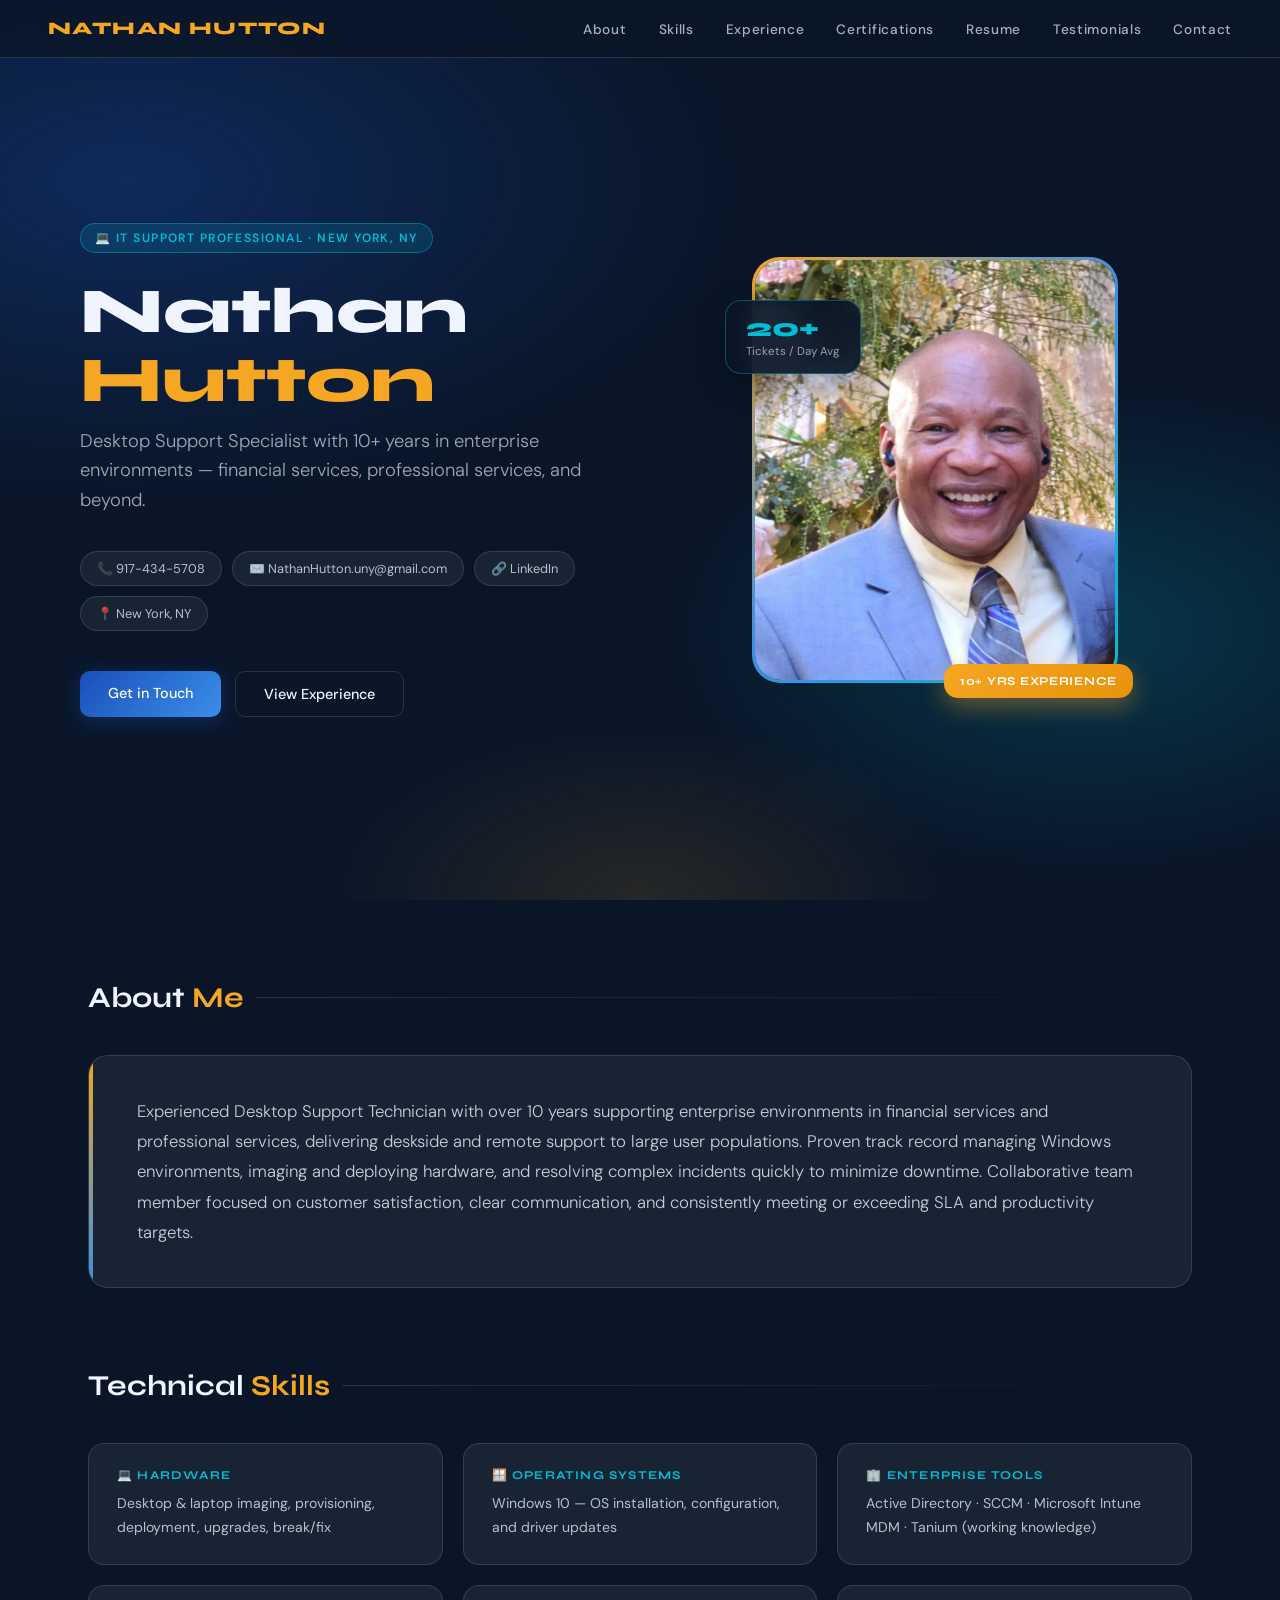
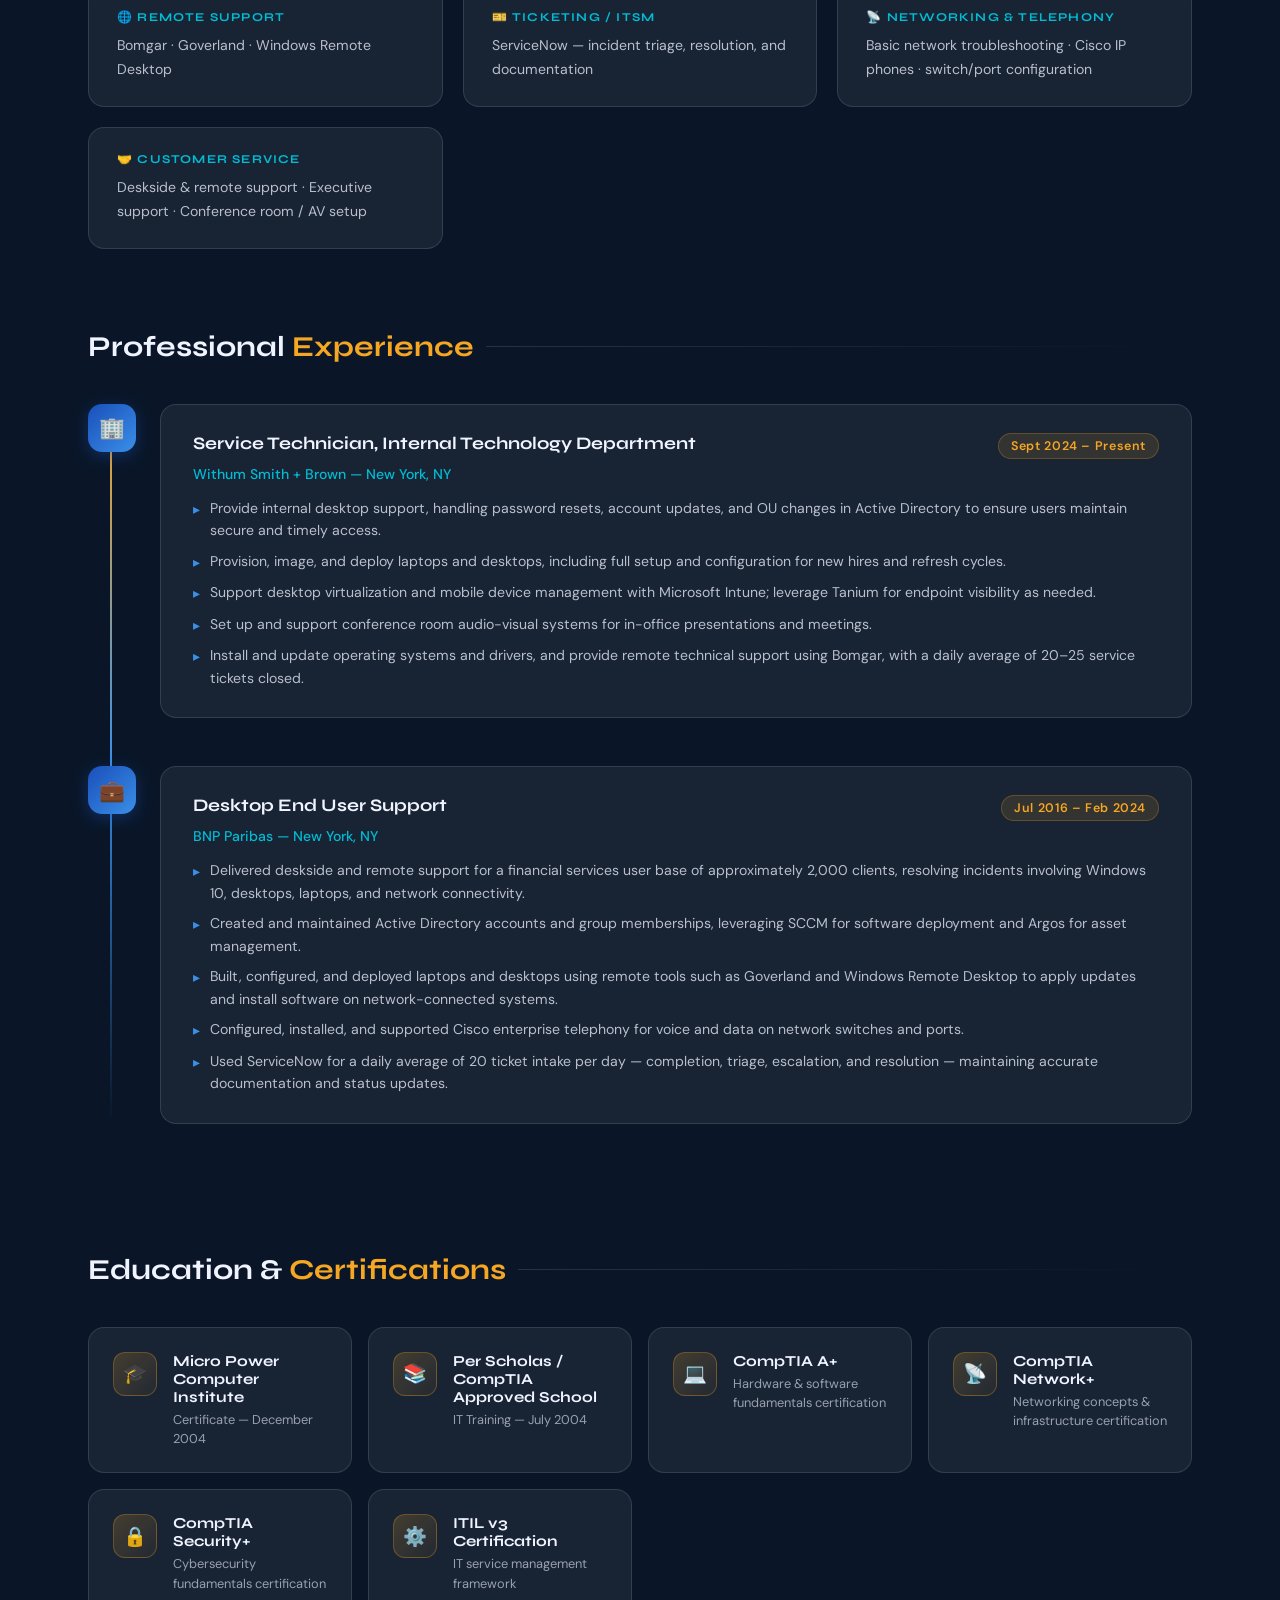
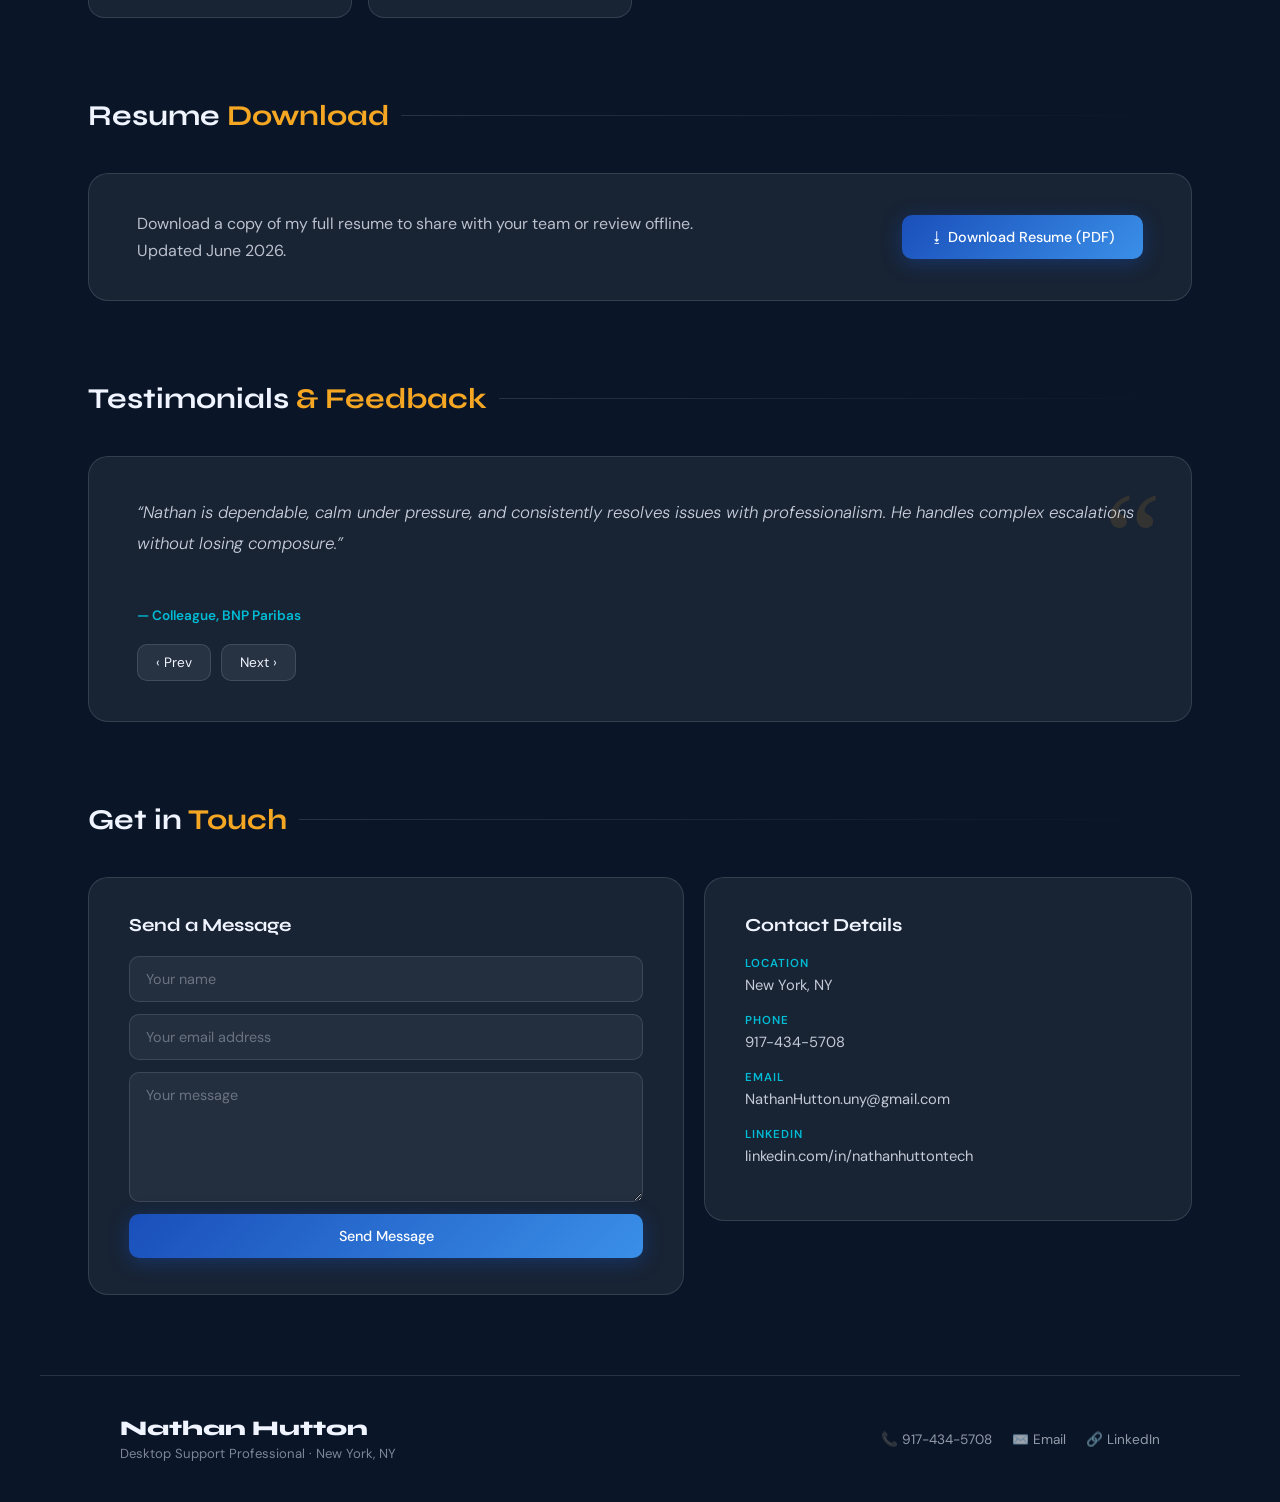
<file: nathan_hutton_website.html>
<!DOCTYPE html>
<html lang="en">
<head>
<meta charset="UTF-8">
<meta name="viewport" content="width=device-width, initial-scale=1.0">
<title>Nathan Hutton | IT Support Professional</title>
<link href="https://fonts.googleapis.com/css2?family=Syne:wght@400;600;700;800&family=DM+Sans:ital,wght@0,300;0,400;0,500;1,300&display=swap" rel="stylesheet">
<style>
  :root {
    --navy: #0a1628;
    --blue: #1a4fba;
    --sky: #3a8fe8;
    --gold: #f5a623;
    --teal: #00bcd4;
    --soft-white: #f0f4ff;
    --card-bg: rgba(255,255,255,0.06);
    --card-border: rgba(255,255,255,0.12);
  }
  * { margin: 0; padding: 0; box-sizing: border-box; }
  body {
    font-family: 'DM Sans', sans-serif;
    background: var(--navy);
    color: var(--soft-white);
    overflow-x: hidden;
    min-height: 100vh;
  }
  body::before {
    content: '';
    position: fixed;
    inset: 0;
    background:
      radial-gradient(ellipse 80% 60% at 10% 20%, rgba(26,79,186,0.35) 0%, transparent 60%),
      radial-gradient(ellipse 60% 50% at 85% 70%, rgba(0,188,212,0.2) 0%, transparent 55%),
      radial-gradient(ellipse 50% 40% at 50% 100%, rgba(245,166,35,0.12) 0%, transparent 50%);
    z-index: 0;
    pointer-events: none;
  }
  .page-wrapper { position: relative; z-index: 1; }

  nav {
    position: fixed;
    top: 0; left: 0; right: 0;
    display: flex;
    justify-content: space-between;
    align-items: center;
    padding: 18px 48px;
    background: rgba(10,22,40,0.82);
    backdrop-filter: blur(14px);
    border-bottom: 1px solid var(--card-border);
    z-index: 100;
  }
  .nav-logo {
    font-family: 'Syne', sans-serif;
    font-weight: 800;
    font-size: 1.1rem;
    letter-spacing: 0.08em;
    color: var(--gold);
    text-transform: uppercase;
  }
  .nav-links { display: flex; gap: 32px; list-style: none; }
  .nav-links a {
    color: rgba(240,244,255,0.7);
    text-decoration: none;
    font-size: 0.85rem;
    font-weight: 500;
    letter-spacing: 0.05em;
    transition: color 0.25s;
  }
  .nav-links a:hover { color: var(--teal); }

  .hero {
    min-height: 100vh;
    display: grid;
    grid-template-columns: 1fr 1fr;
    align-items: center;
    gap: 60px;
    padding: 120px 80px 80px;
    max-width: 1300px;
    margin: 0 auto;
  }
  .hero-text { animation: fadeUp 0.9s ease both; }
  .hero-tag {
    display: inline-block;
    background: rgba(0,188,212,0.15);
    border: 1px solid rgba(0,188,212,0.4);
    color: var(--teal);
    font-size: 0.75rem;
    font-weight: 600;
    letter-spacing: 0.12em;
    text-transform: uppercase;
    padding: 6px 14px;
    border-radius: 100px;
    margin-bottom: 24px;
  }
  .hero h1 {
    font-family: 'Syne', sans-serif;
    font-weight: 800;
    font-size: clamp(2.6rem, 5vw, 4.2rem);
    line-height: 1.08;
    margin-bottom: 12px;
  }
  .hero h1 span { color: var(--gold); }
  .hero-subtitle {
    font-size: 1.15rem;
    font-weight: 300;
    color: rgba(240,244,255,0.65);
    margin-bottom: 36px;
    line-height: 1.6;
  }
  .contact-pills { display: flex; flex-wrap: wrap; gap: 10px; margin-bottom: 40px; }
  .pill {
    display: flex;
    align-items: center;
    gap: 7px;
    background: var(--card-bg);
    border: 1px solid var(--card-border);
    border-radius: 100px;
    padding: 8px 16px;
    font-size: 0.8rem;
    color: rgba(240,244,255,0.75);
    text-decoration: none;
    transition: all 0.25s;
  }
  .pill:hover { border-color: var(--sky); color: #fff; background: rgba(58,143,232,0.15); }
  .cta-row { display: flex; gap: 14px; flex-wrap: wrap; }
  .btn-primary {
    background: linear-gradient(135deg, var(--blue), var(--sky));
    color: #fff;
    border: none;
    padding: 13px 28px;
    border-radius: 10px;
    font-family: 'DM Sans', sans-serif;
    font-size: 0.9rem;
    font-weight: 500;
    cursor: pointer;
    text-decoration: none;
    transition: transform 0.2s, box-shadow 0.2s;
    display: inline-block;
    box-shadow: 0 4px 20px rgba(26,79,186,0.4);
  }
  .btn-primary:hover { transform: translateY(-2px); box-shadow: 0 8px 30px rgba(26,79,186,0.5); }
  .btn-secondary {
    background: transparent;
    color: var(--soft-white);
    border: 1px solid var(--card-border);
    padding: 13px 28px;
    border-radius: 10px;
    font-family: 'DM Sans', sans-serif;
    font-size: 0.9rem;
    font-weight: 500;
    cursor: pointer;
    text-decoration: none;
    transition: all 0.25s;
    display: inline-block;
  }
  .btn-secondary:hover { border-color: var(--teal); color: var(--teal); }

  .hero-visual {
    display: flex;
    justify-content: center;
    align-items: center;
    animation: fadeUp 1s 0.2s ease both;
  }
  .photo-frame {
    position: relative;
    width: 360px;
    height: 420px;
  }
  .photo-frame::before {
    content: '';
    position: absolute;
    inset: -3px;
    border-radius: 28px;
    background: linear-gradient(135deg, var(--gold), var(--sky), var(--teal));
    z-index: 0;
  }
  .photo-inner {
    position: relative;
    z-index: 1;
    width: 100%;
    height: 100%;
    border-radius: 26px;
    overflow: hidden;
    background: var(--navy);
  }
  .photo-inner img {
    width: 100%;
    height: 100%;
    object-fit: cover;
    object-position: center top;
    display: block;
  }
  .photo-badge {
    position: absolute;
    bottom: -18px;
    right: -18px;
    background: linear-gradient(135deg, var(--gold), #e8930a);
    color: #fff;
    font-family: 'Syne', sans-serif;
    font-weight: 700;
    font-size: 0.75rem;
    padding: 10px 16px;
    border-radius: 14px;
    z-index: 2;
    box-shadow: 0 8px 24px rgba(245,166,35,0.4);
    letter-spacing: 0.06em;
    text-transform: uppercase;
  }
  .stats-float {
    position: absolute;
    left: -30px;
    top: 40px;
    background: rgba(10,22,40,0.92);
    border: 1px solid rgba(0,188,212,0.35);
    backdrop-filter: blur(12px);
    border-radius: 16px;
    padding: 14px 20px;
    z-index: 3;
    box-shadow: 0 8px 32px rgba(0,0,0,0.4);
  }
  .stat-num {
    font-family: 'Syne', sans-serif;
    font-size: 1.6rem;
    font-weight: 800;
    color: var(--teal);
    line-height: 1;
  }
  .stat-label { font-size: 0.72rem; color: rgba(240,244,255,0.6); margin-top: 3px; }

  .section { max-width: 1200px; margin: 0 auto; padding: 80px 48px; }
  .section-label { display: flex; align-items: center; gap: 12px; margin-bottom: 40px; }
  .section-label .line { flex: 1; height: 1px; background: linear-gradient(90deg, var(--card-border), transparent); }
  .section-label h2 { font-family: 'Syne', sans-serif; font-size: 1.8rem; font-weight: 700; white-space: nowrap; }
  .section-label h2 span { color: var(--gold); }

  .summary-card {
    background: var(--card-bg);
    border: 1px solid var(--card-border);
    border-radius: 20px;
    padding: 40px 48px;
    position: relative;
    overflow: hidden;
  }
  .summary-card::before {
    content: '';
    position: absolute;
    top: 0; left: 0;
    width: 4px; height: 100%;
    background: linear-gradient(180deg, var(--gold), var(--sky));
    border-radius: 4px 0 0 4px;
  }
  .summary-card p { font-size: 1.05rem; line-height: 1.8; color: rgba(240,244,255,0.82); font-weight: 300; }

  .skills-grid { display: grid; grid-template-columns: repeat(auto-fit, minmax(300px, 1fr)); gap: 20px; }
  .skill-card {
    background: var(--card-bg);
    border: 1px solid var(--card-border);
    border-radius: 16px;
    padding: 24px 28px;
    transition: all 0.3s;
  }
  .skill-card:hover {
    border-color: rgba(58,143,232,0.5);
    transform: translateY(-4px);
    background: rgba(58,143,232,0.08);
    box-shadow: 0 12px 40px rgba(0,0,0,0.3);
  }
  .skill-category { font-family: 'Syne', sans-serif; font-size: 0.75rem; font-weight: 700; letter-spacing: 0.1em; text-transform: uppercase; color: var(--teal); margin-bottom: 10px; }
  .skill-list { font-size: 0.88rem; color: rgba(240,244,255,0.75); line-height: 1.7; }

  .timeline { position: relative; }
  .timeline::before {
    content: '';
    position: absolute;
    left: 22px; top: 0; bottom: 0;
    width: 2px;
    background: linear-gradient(180deg, var(--gold), var(--sky), transparent);
  }
  .exp-item { display: grid; grid-template-columns: 48px 1fr; gap: 24px; margin-bottom: 48px; }
  .exp-dot {
    width: 48px; height: 48px;
    border-radius: 14px;
    background: linear-gradient(135deg, var(--blue), var(--sky));
    display: flex; align-items: center; justify-content: center;
    font-size: 1.3rem; flex-shrink: 0;
    box-shadow: 0 4px 16px rgba(26,79,186,0.4);
    position: relative; z-index: 1;
  }
  .exp-content {
    background: var(--card-bg);
    border: 1px solid var(--card-border);
    border-radius: 16px;
    padding: 28px 32px;
    transition: border-color 0.3s;
  }
  .exp-content:hover { border-color: rgba(58,143,232,0.4); }
  .exp-header { display: flex; justify-content: space-between; align-items: flex-start; flex-wrap: wrap; gap: 8px; margin-bottom: 6px; }
  .exp-title { font-family: 'Syne', sans-serif; font-weight: 700; font-size: 1.1rem; }
  .exp-date {
    font-size: 0.78rem; color: var(--gold); font-weight: 600; letter-spacing: 0.05em;
    background: rgba(245,166,35,0.12); border: 1px solid rgba(245,166,35,0.25);
    padding: 4px 12px; border-radius: 100px; white-space: nowrap;
  }
  .exp-company { font-size: 0.88rem; color: var(--teal); font-weight: 500; margin-bottom: 14px; }
  .exp-bullets { list-style: none; display: flex; flex-direction: column; gap: 8px; }
  .exp-bullets li { display: flex; gap: 10px; font-size: 0.88rem; color: rgba(240,244,255,0.75); line-height: 1.6; }
  .exp-bullets li::before { content: '\25B8'; color: var(--sky); flex-shrink: 0; margin-top: 1px; }

  .edu-grid { display: grid; grid-template-columns: repeat(auto-fit, minmax(260px, 1fr)); gap: 16px; }
  .edu-card {
    background: var(--card-bg);
    border: 1px solid var(--card-border);
    border-radius: 16px; padding: 24px;
    display: flex; align-items: flex-start; gap: 16px;
    transition: all 0.25s;
  }
  .edu-card:hover { border-color: rgba(245,166,35,0.4); transform: translateY(-3px); }
  .edu-icon {
    width: 44px; height: 44px; border-radius: 12px;
    background: linear-gradient(135deg, rgba(245,166,35,0.2), rgba(245,166,35,0.05));
    border: 1px solid rgba(245,166,35,0.3);
    display: flex; align-items: center; justify-content: center;
    font-size: 1.2rem; flex-shrink: 0;
  }
  .edu-text h4 { font-family: 'Syne', sans-serif; font-weight: 700; font-size: 0.95rem; margin-bottom: 4px; }
  .edu-text p { font-size: 0.8rem; color: rgba(240,244,255,0.6); line-height: 1.5; }

  footer {
    border-top: 1px solid var(--card-border);
    padding: 40px 80px;
    max-width: 1200px;
    margin: 0 auto;
    display: flex; justify-content: space-between; align-items: center;
    flex-wrap: wrap; gap: 20px;
  }
  .footer-left h3 { font-family: 'Syne', sans-serif; font-weight: 800; font-size: 1.3rem; margin-bottom: 4px; }
  .footer-left p { font-size: 0.82rem; color: rgba(240,244,255,0.5); }
  .footer-links { display: flex; gap: 20px; }
  .footer-links a { color: rgba(240,244,255,0.6); text-decoration: none; font-size: 0.85rem; transition: color 0.2s; }
  .footer-links a:hover { color: var(--teal); }

  @keyframes fadeUp {
    from { opacity: 0; transform: translateY(30px); }
    to   { opacity: 1; transform: translateY(0); }
  }

  /* ── Resume section ── */
  .resume-card {
    background: var(--card-bg);
    border: 1px solid var(--card-border);
    border-radius: 20px;
    padding: 36px 48px;
    display: flex;
    align-items: center;
    justify-content: space-between;
    flex-wrap: wrap;
    gap: 20px;
  }
  .resume-card p { font-size: 1rem; color: rgba(240,244,255,0.75); line-height: 1.7; max-width: 55ch; }

  /* ── Testimonial carousel ── */
  .carousel-card {
    background: var(--card-bg);
    border: 1px solid var(--card-border);
    border-radius: 20px;
    padding: 40px 48px;
    position: relative;
    overflow: hidden;
  }
  .carousel-card::after {
    content: '\201C';
    position: absolute;
    top: 16px; right: 30px;
    font-size: 8rem;
    line-height: 1;
    color: rgba(245,166,35,0.12);
    font-family: Georgia, serif;
  }
  .testimonial-text {
    font-size: 1.05rem;
    line-height: 1.85;
    color: rgba(240,244,255,0.82);
    font-weight: 300;
    font-style: italic;
    min-height: 90px;
    margin-bottom: 20px;
  }
  .testimonial-author { font-size: 0.85rem; color: var(--teal); font-weight: 600; }
  .carousel-controls { display: flex; gap: 10px; margin-top: 20px; }
  .btn-carousel {
    background: rgba(255,255,255,0.07);
    border: 1px solid var(--card-border);
    color: var(--soft-white);
    padding: 9px 18px;
    border-radius: 10px;
    font-family: 'DM Sans', sans-serif;
    font-size: 0.85rem;
    cursor: pointer;
    transition: all 0.2s;
  }
  .btn-carousel:hover { border-color: var(--teal); color: var(--teal); }

  /* ── Contact section ── */
  .contact-grid {
    display: grid;
    grid-template-columns: 1.1fr 0.9fr;
    gap: 20px;
    align-items: start;
  }
  .contact-form-card, .contact-info-card {
    background: var(--card-bg);
    border: 1px solid var(--card-border);
    border-radius: 20px;
    padding: 36px 40px;
  }
  .contact-form-card h3, .contact-info-card h3 {
    font-family: 'Syne', sans-serif;
    font-size: 1.15rem;
    font-weight: 700;
    margin-bottom: 20px;
  }
  .form-group { display: flex; flex-direction: column; gap: 12px; }
  .form-group input, .form-group textarea {
    width: 100%;
    padding: 13px 16px;
    border-radius: 10px;
    border: 1px solid var(--card-border);
    background: rgba(255,255,255,0.05);
    color: var(--soft-white);
    font-family: 'DM Sans', sans-serif;
    font-size: 0.9rem;
    outline: none;
    transition: border-color 0.2s;
  }
  .form-group input:focus, .form-group textarea:focus { border-color: var(--teal); }
  .form-group textarea { min-height: 130px; resize: vertical; }
  .form-group input::placeholder, .form-group textarea::placeholder { color: rgba(240,244,255,0.35); }
  .contact-info-card .info-item { display: flex; flex-direction: column; gap: 4px; margin-bottom: 18px; }
  .contact-info-card .info-label { font-size: 0.72rem; letter-spacing: 0.08em; text-transform: uppercase; color: var(--teal); font-weight: 600; }
  .contact-info-card .info-value { font-size: 0.92rem; color: rgba(240,244,255,0.8); }
  .contact-info-card a { color: rgba(240,244,255,0.8); text-decoration: none; transition: color 0.2s; }
  .contact-info-card a:hover { color: var(--teal); }

  @media (max-width: 900px) {
    nav { padding: 16px 24px; }
    .nav-links { gap: 18px; }
    .hero { grid-template-columns: 1fr; padding: 110px 32px 60px; gap: 48px; text-align: center; }
    .hero-visual { order: -1; }
    .contact-pills { justify-content: center; }
    .cta-row { justify-content: center; }
    .photo-frame { width: 280px; height: 320px; }
    .stats-float { left: -10px; }
    .section { padding: 60px 24px; }
    footer { padding: 32px 24px; }
    .contact-grid { grid-template-columns: 1fr; }
    .resume-card { flex-direction: column; align-items: flex-start; }
  }
</style>
</head>
<body>
<div class="page-wrapper">

<nav>
  <div class="nav-logo">Nathan Hutton</div>
  <ul class="nav-links">
    <li><a href="#summary">About</a></li>
    <li><a href="#skills">Skills</a></li>
    <li><a href="#experience">Experience</a></li>
    <li><a href="#education">Certifications</a></li>
    <li><a href="#resume">Resume</a></li>
    <li><a href="#testimonials">Testimonials</a></li>
    <li><a href="#contact">Contact</a></li>
  </ul>
</nav>

<section class="hero">
  <div class="hero-text">
    <div class="hero-tag">&#128187; IT Support Professional &middot; New York, NY</div>
    <h1>Nathan<br><span>Hutton</span></h1>
    <p class="hero-subtitle">Desktop Support Specialist with 10+ years in enterprise environments &mdash; financial services, professional services, and beyond.</p>
    <div class="contact-pills">
      <a class="pill" href="tel:9174345708">&#128222; 917-434-5708</a>
      <a class="pill" href="mailto:NathanHutton.uny@gmail.com">&#9993;&#65039; NathanHutton.uny@gmail.com</a>
      <a class="pill" href="https://linkedin.com/in/nathanhuttontech" target="_blank">&#128279; LinkedIn</a>
      <a class="pill" href="#">&#128205; New York, NY</a>
    </div>
    <div class="cta-row">
      <a class="btn-primary" href="mailto:NathanHutton.uny@gmail.com">Get in Touch</a>
      <a class="btn-secondary" href="#experience">View Experience</a>
    </div>
  </div>
  <div class="hero-visual">
    <div class="photo-frame">
      <div class="photo-inner">
        <img src="[data-uri]" alt="Nathan Hutton" />
      </div>
      <div class="photo-badge">10+ Yrs Experience</div>
      <div class="stats-float">
        <div class="stat-num">20+</div>
        <div class="stat-label">Tickets / Day Avg</div>
      </div>
    </div>
  </div>
</section>

<section id="summary" class="section">
  <div class="section-label"><h2>About <span>Me</span></h2><div class="line"></div></div>
  <div class="summary-card">
    <p>Experienced Desktop Support Technician with over 10 years supporting enterprise environments in financial services and professional services, delivering deskside and remote support to large user populations. Proven track record managing Windows environments, imaging and deploying hardware, and resolving complex incidents quickly to minimize downtime. Collaborative team member focused on customer satisfaction, clear communication, and consistently meeting or exceeding SLA and productivity targets.</p>
  </div>
</section>

<section id="skills" class="section" style="padding-top:0">
  <div class="section-label"><h2>Technical <span>Skills</span></h2><div class="line"></div></div>
  <div class="skills-grid">
    <div class="skill-card"><div class="skill-category">&#128187; Hardware</div><div class="skill-list">Desktop &amp; laptop imaging, provisioning, deployment, upgrades, break/fix</div></div>
    <div class="skill-card"><div class="skill-category">&#129695; Operating Systems</div><div class="skill-list">Windows 10 &mdash; OS installation, configuration, and driver updates</div></div>
    <div class="skill-card"><div class="skill-category">&#127970; Enterprise Tools</div><div class="skill-list">Active Directory &middot; SCCM &middot; Microsoft Intune MDM &middot; Tanium (working knowledge)</div></div>
    <div class="skill-card"><div class="skill-category">&#127760; Remote Support</div><div class="skill-list">Bomgar &middot; Goverland &middot; Windows Remote Desktop</div></div>
    <div class="skill-card"><div class="skill-category">&#127915; Ticketing / ITSM</div><div class="skill-list">ServiceNow &mdash; incident triage, resolution, and documentation</div></div>
    <div class="skill-card"><div class="skill-category">&#128225; Networking &amp; Telephony</div><div class="skill-list">Basic network troubleshooting &middot; Cisco IP phones &middot; switch/port configuration</div></div>
    <div class="skill-card"><div class="skill-category">&#129309; Customer Service</div><div class="skill-list">Deskside &amp; remote support &middot; Executive support &middot; Conference room / AV setup</div></div>
  </div>
</section>

<section id="experience" class="section" style="padding-top:0">
  <div class="section-label"><h2>Professional <span>Experience</span></h2><div class="line"></div></div>
  <div class="timeline">
    <div class="exp-item">
      <div class="exp-dot">&#127970;</div>
      <div class="exp-content">
        <div class="exp-header">
          <div class="exp-title">Service Technician, Internal Technology Department</div>
          <div class="exp-date">Sept 2024 &ndash; Present</div>
        </div>
        <div class="exp-company">Withum Smith + Brown &mdash; New York, NY</div>
        <ul class="exp-bullets">
          <li>Provide internal desktop support, handling password resets, account updates, and OU changes in Active Directory to ensure users maintain secure and timely access.</li>
          <li>Provision, image, and deploy laptops and desktops, including full setup and configuration for new hires and refresh cycles.</li>
          <li>Support desktop virtualization and mobile device management with Microsoft Intune; leverage Tanium for endpoint visibility as needed.</li>
          <li>Set up and support conference room audio-visual systems for in-office presentations and meetings.</li>
          <li>Install and update operating systems and drivers, and provide remote technical support using Bomgar, with a daily average of 20&ndash;25 service tickets closed.</li>
        </ul>
      </div>
    </div>
    <div class="exp-item">
      <div class="exp-dot">&#128188;</div>
      <div class="exp-content">
        <div class="exp-header">
          <div class="exp-title">Desktop End User Support</div>
          <div class="exp-date">Jul 2016 &ndash; Feb 2024</div>
        </div>
        <div class="exp-company">BNP Paribas &mdash; New York, NY</div>
        <ul class="exp-bullets">
          <li>Delivered deskside and remote support for a financial services user base of approximately 2,000 clients, resolving incidents involving Windows 10, desktops, laptops, and network connectivity.</li>
          <li>Created and maintained Active Directory accounts and group memberships, leveraging SCCM for software deployment and Argos for asset management.</li>
          <li>Built, configured, and deployed laptops and desktops using remote tools such as Goverland and Windows Remote Desktop to apply updates and install software on network-connected systems.</li>
          <li>Configured, installed, and supported Cisco enterprise telephony for voice and data on network switches and ports.</li>
          <li>Used ServiceNow for a daily average of 20 ticket intake per day &mdash; completion, triage, escalation, and resolution &mdash; maintaining accurate documentation and status updates.</li>
        </ul>
      </div>
    </div>
  </div>
</section>

<section id="education" class="section" style="padding-top:0">
  <div class="section-label"><h2>Education &amp; <span>Certifications</span></h2><div class="line"></div></div>
  <div class="edu-grid">
    <div class="edu-card"><div class="edu-icon">&#127891;</div><div class="edu-text"><h4>Micro Power Computer Institute</h4><p>Certificate &mdash; December 2004</p></div></div>
    <div class="edu-card"><div class="edu-icon">&#128218;</div><div class="edu-text"><h4>Per Scholas / CompTIA Approved School</h4><p>IT Training &mdash; July 2004</p></div></div>
    <div class="edu-card"><div class="edu-icon">&#128187;</div><div class="edu-text"><h4>CompTIA A+</h4><p>Hardware &amp; software fundamentals certification</p></div></div>
    <div class="edu-card"><div class="edu-icon">&#128225;</div><div class="edu-text"><h4>CompTIA Network+</h4><p>Networking concepts &amp; infrastructure certification</p></div></div>
    <div class="edu-card"><div class="edu-icon">&#128274;</div><div class="edu-text"><h4>CompTIA Security+</h4><p>Cybersecurity fundamentals certification</p></div></div>
    <div class="edu-card"><div class="edu-icon">&#9881;&#65039;</div><div class="edu-text"><h4>ITIL v3 Certification</h4><p>IT service management framework</p></div></div>
  </div>
</section>

<section id="resume" class="section" style="padding-top:0">
  <div class="section-label"><h2>Resume <span>Download</span></h2><div class="line"></div></div>
  <div class="resume-card">
    <p>Download a copy of my full resume to share with your team or review offline. Updated June 2026.</p>
    <a class="btn-primary" href="files/Nathan-Hutton-Resume.pdf" download>&#11123; Download Resume (PDF)</a>
  </div>
</section>

<section id="testimonials" class="section" style="padding-top:0">
  <div class="section-label"><h2>Testimonials <span>&amp; Feedback</span></h2><div class="line"></div></div>
  <div class="carousel-card">
    <p class="testimonial-text" id="testimonial-text"></p>
    <p class="testimonial-author" id="testimonial-author"></p>
    <div class="carousel-controls">
      <button class="btn-carousel" id="prev-testimonial">&#8249; Prev</button>
      <button class="btn-carousel" id="next-testimonial">Next &#8250;</button>
    </div>
  </div>
</section>

<section id="contact" class="section" style="padding-top:0">
  <div class="section-label"><h2>Get in <span>Touch</span></h2><div class="line"></div></div>
  <div class="contact-grid">
    <div class="contact-form-card">
      <h3>Send a Message</h3>
      <form class="form-group" action="https://formspree.io/f/your-form-id" method="POST">
        <input type="text" name="name" placeholder="Your name" required />
        <input type="email" name="email" placeholder="Your email address" required />
        <textarea name="message" placeholder="Your message" required></textarea>
        <button class="btn-primary" type="submit">Send Message</button>
      </form>
    </div>
    <div class="contact-info-card">
      <h3>Contact Details</h3>
      <div class="info-item">
        <span class="info-label">Location</span>
        <span class="info-value">New York, NY</span>
      </div>
      <div class="info-item">
        <span class="info-label">Phone</span>
        <span class="info-value"><a href="tel:9174345708">917-434-5708</a></span>
      </div>
      <div class="info-item">
        <span class="info-label">Email</span>
        <span class="info-value"><a href="mailto:NathanHutton.uny@gmail.com">NathanHutton.uny@gmail.com</a></span>
      </div>
      <div class="info-item">
        <span class="info-label">LinkedIn</span>
        <span class="info-value"><a href="https://linkedin.com/in/nathanhuttontech" target="_blank" rel="noreferrer">linkedin.com/in/nathanhuttontech</a></span>
      </div>
    </div>
  </div>
</section>

<footer>
  <div class="footer-left">
    <h3>Nathan Hutton</h3>
    <p>Desktop Support Professional &middot; New York, NY</p>
  </div>
  <div class="footer-links">
    <a href="tel:9174345708">&#128222; 917-434-5708</a>
    <a href="mailto:NathanHutton.uny@gmail.com">&#9993;&#65039; Email</a>
    <a href="https://linkedin.com/in/nathanhuttontech" target="_blank">&#128279; LinkedIn</a>
  </div>
</footer>

</div>
<script>
  // Testimonial carousel
  const testimonials = [
    { text: 'Nathan is dependable, calm under pressure, and consistently resolves issues with professionalism. He handles complex escalations without losing composure.', author: '— Colleague, BNP Paribas' },
    { text: 'He communicates clearly and makes users feel supported even during urgent incidents. I never had to follow up on a ticket Nathan owned.', author: '— Team Lead, Withum Smith + Brown' },
    { text: 'Nathan handles deployment and desktop support work quickly and with great attention to detail. He consistently exceeded our SLA targets.', author: '— Manager, BNP Paribas' }
  ];
  let testimonialIdx = 0;
  function renderTestimonial() {
    const t = testimonials[testimonialIdx];
    document.getElementById('testimonial-text').textContent = '“' + t.text + '”';
    document.getElementById('testimonial-author').textContent = t.author;
  }
  function nextTestimonial() { testimonialIdx = (testimonialIdx + 1) % testimonials.length; renderTestimonial(); }
  function prevTestimonial() { testimonialIdx = (testimonialIdx - 1 + testimonials.length) % testimonials.length; renderTestimonial(); }
  document.getElementById('next-testimonial').addEventListener('click', nextTestimonial);
  document.getElementById('prev-testimonial').addEventListener('click', prevTestimonial);
  setInterval(nextTestimonial, 5000);
  renderTestimonial();

  document.querySelectorAll('a[href^="#"]').forEach(anchor => {
    anchor.addEventListener('click', function(e) {
      const href = this.getAttribute('href');
      if (href.length > 1) {
        e.preventDefault();
        const el = document.querySelector(href);
        if (el) el.scrollIntoView({ behavior: 'smooth', block: 'start' });
      }
    });
  });
  const sections = document.querySelectorAll('section[id]');
  const navLinks = document.querySelectorAll('.nav-links a');
  window.addEventListener('scroll', () => {
    let current = '';
    sections.forEach(sec => { if (window.scrollY >= sec.offsetTop - 120) current = sec.id; });
    navLinks.forEach(link => {
      link.style.color = link.getAttribute('href') === '#' + current ? 'var(--teal)' : 'rgba(240,244,255,0.7)';
    });
  });
</script>
</body>
</html>
</file>
